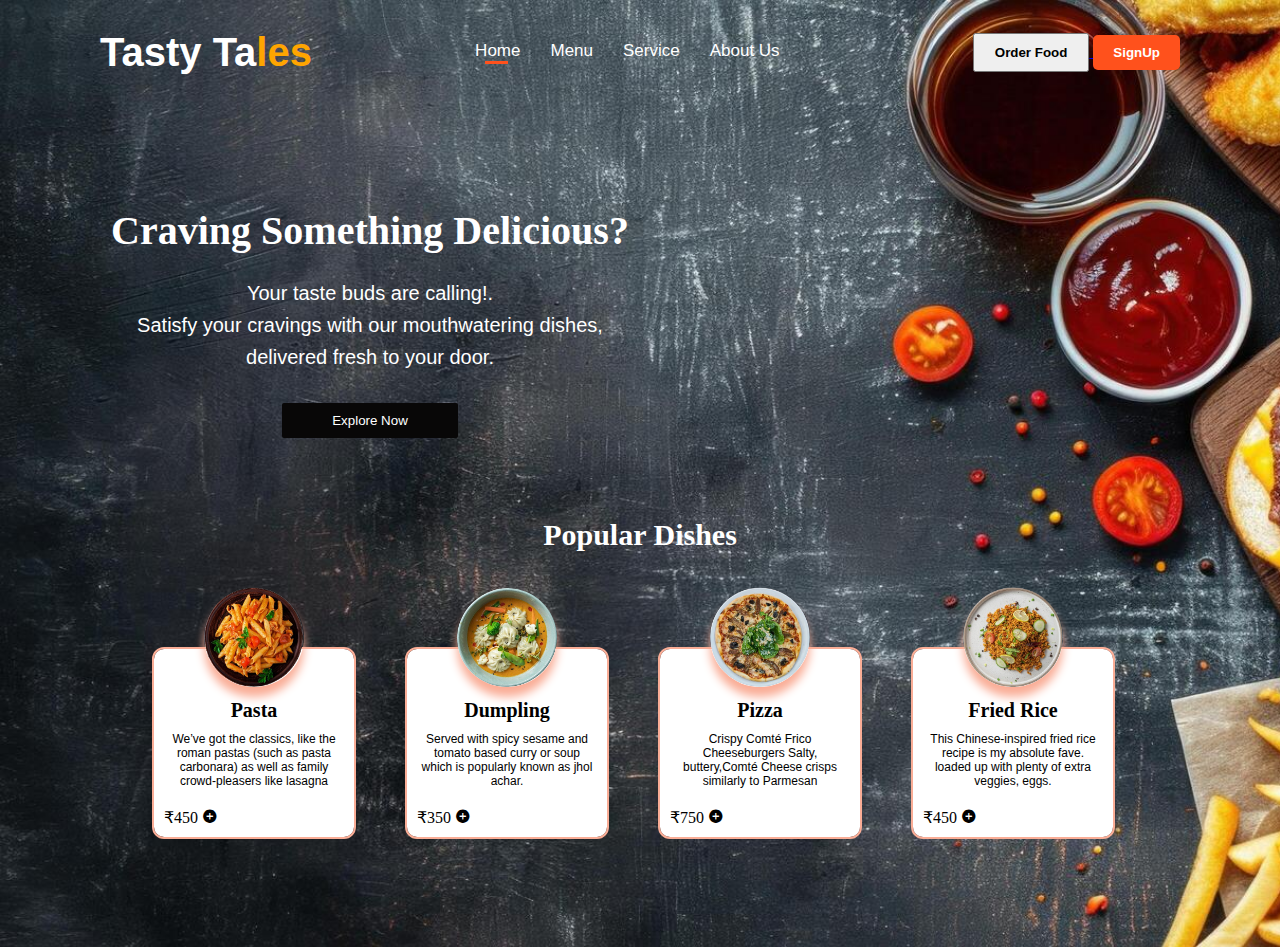
<file: index.html>
<!DOCTYPE html>
<html lang="en">
<head>
    
    <meta charset="UTF-8">
    <meta http-equiv="X-UA-compatible" content="IE=edge">
    <link rel="stylesheet" href="style.css">
    <link rel="stylesheet" href="https://cdn.jsdelivr.net/npm/boxicons@2.1.4/css/boxicons.min.css" rel="stylesheet">
    <link rel="shortcut icon" href="tray.png" type="image/x-icon">
    <meta name="viewport" content="width=device-width, initial-scale=1.0">
    <title>Food Ordering System</title>
</head>
<body>
    <section class="menu">
        <div class="nav">
            <div class="logo"><h1>Tasty Ta<b>les</b></h1></div>
            <ul>
                <li><a  class="active" href="#">Home</a></li>
                <li><a href="Menu.html">Menu</a></li>
                <li><a href="sevices.html">Service</a></li>
                <li><a href="aboutus.html">About Us</a></li>
                
            </ul>
            <div>
                <a href="from.html">
                    <input class="Order" type="Submit" value="Order Food" name="Order Food">
                </a>
                <a href="signup.html">
                <input class="SignUp" type="Submit" value="SignUp" name="SignUp">
                </a>
            </div>
        </div>
    </section>
    <section class="grid">
        <div class="content">
            <div class="content-center">
                <div class="info">
                    <h2>Craving Something Delicious?</h2>
                    <p>Your taste buds are calling!.<br>
                        Satisfy your cravings with our mouthwatering dishes,<br> delivered fresh to your door.
                    </p>
                    <button onclick="document.location='menu.html'">
                        Explore Now
                
                    </button>
                </div>
            </div>
        </div>
     </section> 
       
     <section class="category">
        <div class="list-items">
            <h3>Popular Dishes</h3>
            <div class="card-list">
                <div class="card">
                    <img onmouseover="bigImg(this)" onmouseout="normalImg(this)"  src="pasta.png" alt="">
                    <div class="food-title">
                        <h1>Pasta</h1>
                   </div>
                      <div class="desc-food">
                    <p>We’ve got the classics, like the roman pastas (such as pasta carbonara) as well as family crowd-pleasers like lasagna</p>
                      </div>   
                <div class="price">
               <span>₹450</span>
            <span><i class='bx bxs-plus-circle plus-icon'></i></span>
            </span>  
                </div>
             </div>
             <div class="card">
                <img onmouseover="bigImg(this)" onmouseout="normalImg(this)"  src="momo.png" alt="">
                <div class="food-title">
                    <h1>Dumpling</h1>
               </div>
                  <div class="desc-food">
                <p>Served with spicy sesame and tomato based curry or soup which is popularly known as jhol achar. </p>
                  </div>   
            <div class="price">
           <span>₹350</span>
        <span><i class='bx bxs-plus-circle plus-icon'></i></span>
        </span>  
            </div>
         </div>
         <div class="card">
            <img onmouseover="bigImg(this)" onmouseout="normalImg(this)"  src="pizza.png" alt="">
            <div class="food-title">
                <h1>Pizza</h1>
           </div>
              <div class="desc-food">
            <p>Crispy Comté Frico Cheeseburgers Salty, buttery,Comté Cheese crisps similarly to Parmesan</p>
              </div>   
        <div class="price">
       <span>₹750</span>
    <span><i class='bx bxs-plus-circle plus-icon'></i></span>
    </span>  
        </div>
     </div>
     <div class="card">
        <img onmouseover="bigImg(this)" onmouseout="normalImg(this)"  src="rice.png" alt="">
        <div class="food-title">
            <h1>Fried Rice</h1>
       </div>
          <div class="desc-food">
        <p>This Chinese-inspired fried rice recipe is my absolute fave. loaded up with plenty of extra veggies, eggs.

        </p>
          </div>   
    <div class="price">
   <span>₹450</span>
<span><i class='bx bxs-plus-circle plus-icon'></i></span>
</span>  
    </div>
 </div>
</section>
<script>
    function bigImg(x) {
      x.style.height = "175px";
      x.style.width = "175px";
    }
    
    function normalImg(x) {
      x.style.height = "100px";
      x.style.width = "100px";
    }
    </script>
</body>
</html>
</file>
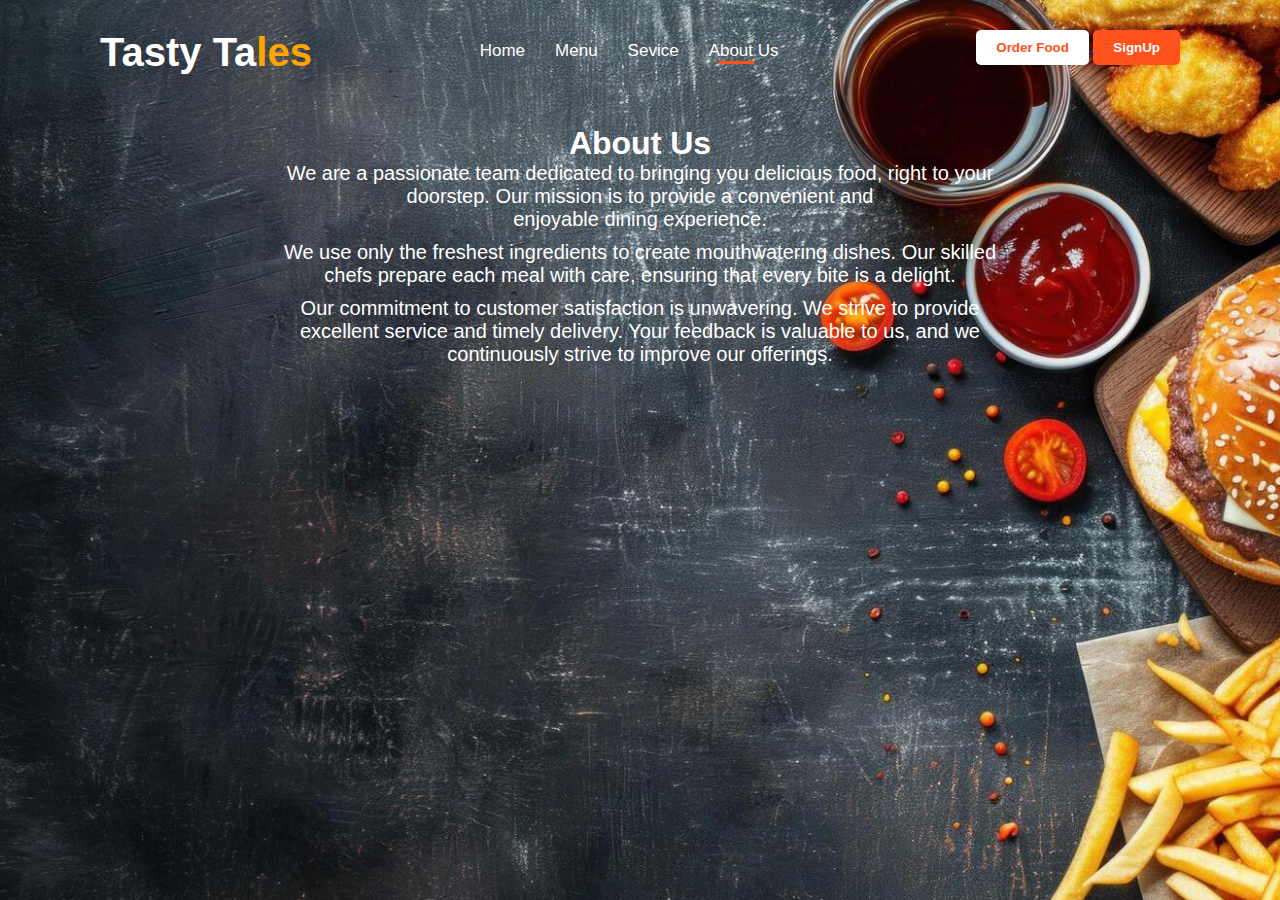
<file: aboutus.html>
<!DOCTYPE html>
<html>
<head>
  <title>About Us</title>
  <link rel="stylesheet" href="aboutusstyle.css">
  <link rel="shortcut icon" href="tray.png" type="image/x-icon">
</head>
<body>
  <section class="menu">
    <div class="nav">
        <div class="logo"><h1>Tasty Ta<b>les</b></h1></div>
        <ul>
            <li><a href="main.html">Home</a></li>
            <li><a href="Menu.html">Menu</a></li>
            <li><a href="sevices.html">Sevice</a></li>
            <li><a class="active" href="#">About Us</a></li>
            
        </ul>
        <div>
            <a href="from.html">
                <input class="Order" type="Submit" value="Order Food" name="Order Food">
            </a>
            <a href="signup.html">
            <input class="SignUp" type="Submit" value="SignUp" name="SignUp">
            </a>
        </div>
    </div>
</section>
  <div class="container">
    <h1>About Us</h1>
    <p>We are a passionate team dedicated to bringing you delicious food, right to your doorstep. Our mission is to provide a convenient and<br> enjoyable dining experience.</p>
    <p>We use only the freshest ingredients to create mouthwatering dishes. Our skilled chefs prepare each meal with care, ensuring that every bite is a delight.</p>
    <p>Our commitment to customer satisfaction is unwavering. We strive to provide excellent service and timely delivery. Your feedback is valuable to us, and we continuously strive to improve our offerings.</p>
  </div>
</body>
</html>
</file>
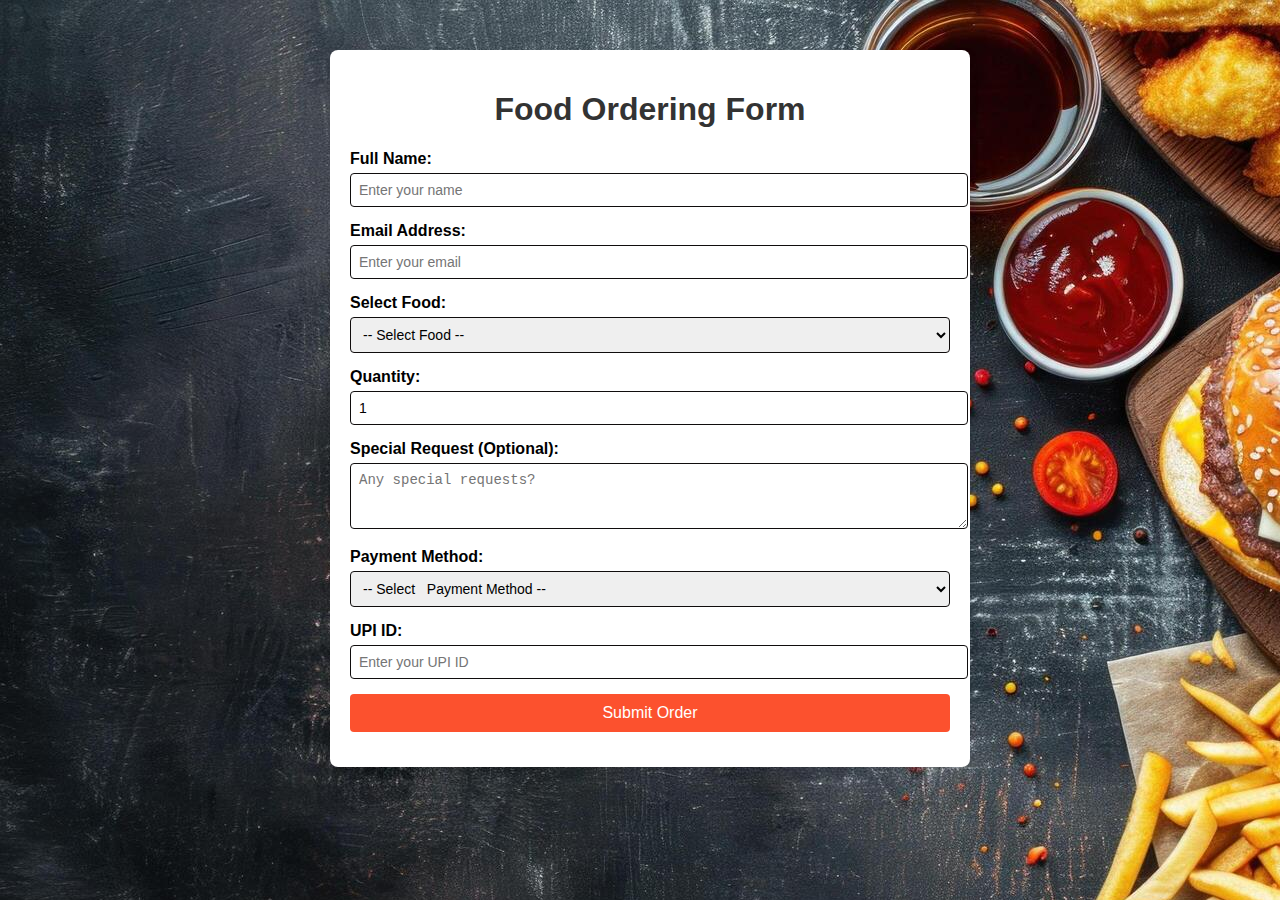
<file: from.html>
<!DOCTYPE html>
<html lang="en">
<head>
  <title>Food Ordering Form</title>
  <link rel="stylesheet" href="styles.css">
  <link rel="shortcut icon" href="tray.png" type="image/x-icon">
</head>
<body>
  <div class="container">
    <h1>Food Ordering Form</h1>
    <form action="thankyou.html" method="get">
      <div class="form-group">
        <label for="name">Full Name:</label>
        <input type="text" id="name" name="name" required placeholder="Enter your name">
      </div>

      <div class="form-group">
        <label for="email">Email Address:</label>
        <input type="email" id="email" name="email" required placeholder="Enter your email">
      </div>

      <div class="form-group">
        <label for="food">Select Food:</label>
        <select id="food" name="food" required>
          <option value="">-- Select Food --</option>
          <option value="Pasta">Pasta</option>
          <option value="Dumpling">Dumpling</option>
          <option value="Fried">Fried Rice</option>
          <option value="Salad">Fruit Salad</option>
          <option value="pizza">Pizza</option>
          <option value="Biryani">Biryani</option>
          <option value="spegtti">Spaghetti</option>
          <option value=""></option>
        </select>

      </div>

      <div class="form-group">
        <label for="quantity">Quantity:</label>
        <input type="number" id="quantity" name="quantity" min="1" value="1" required>
      </div>

      <div class="form-group">
        <label for="specialRequest">Special Request (Optional):</label>
        <textarea id="specialRequest" name="specialRequest" placeholder="Any special requests?" rows="3"></textarea>
      </div>
      <div class="form-group">
        <label for="payment">Payment Method:</label>
        <select id="payment" name="payment" required>
          
          <option value="">-- Select   
 Payment Method --</option>
          <option value="cash">Cash   
 on Delivery</option>
          <option value="upi">UPI</option>
        </select>
      </div>
      <div class="form-group upi-field">
        <label for="upi_id">UPI ID:</label>
        <input type="text" id="upi_id" name="upi_id" placeholder="Enter your UPI ID">
      </div>

      <div class="form-group">
        <button type="submit">Submit Order</button>
 

  <script src="script.js"></script>
</body>
</html>
</file>
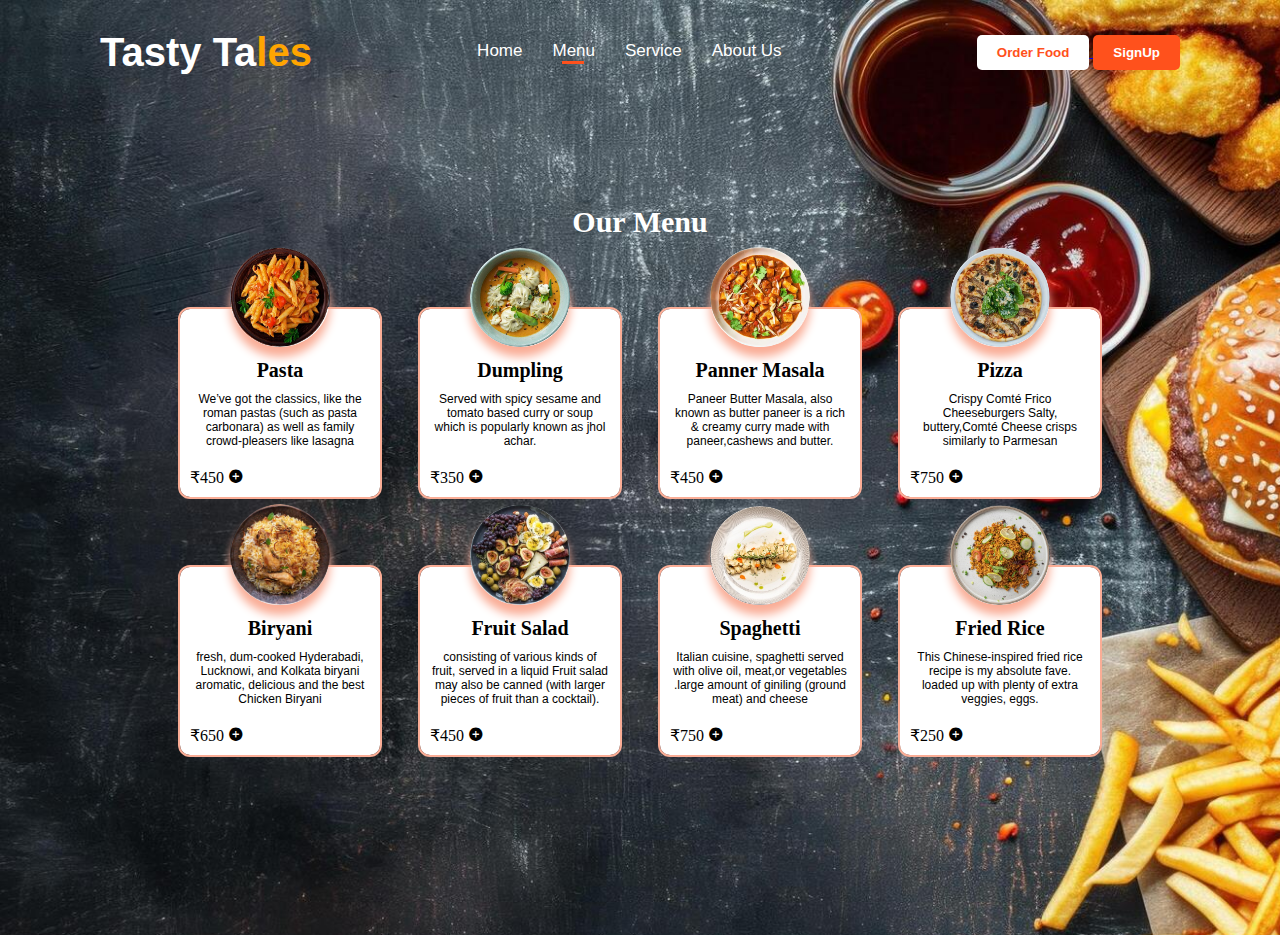
<file: Menu.html>
<!DOCTYPE html>
<html lang="en">
<head>
    <meta charset="UTF-8">
    <link rel="stylesheet" href="menustyle.css">
    <link rel="shortcut icon" href="tray.png" type="image/x-icon">
    <link href="https://cdn.jsdelivr.net/npm/boxicons@2.1.4/css/boxicons.min.css" rel="stylesheet">
    <meta name="viewport" content="width=device-width, initial-scale=1.0">
    <title>Menu</title>
</head>
<body>
    <section class="menu">
        <div class="nav">
            <div class="logo"><h1>Tasty Ta<b>les</b></h1></div>
            <ul>
                <li><a href="main.html">Home</a></li>
                <li><a class="active" href="#">Menu</a></li>
                <li><a href="services.html">Service</a></li>
                <li><a href="aboutus.html">About Us</a></li>
                
            </ul>
            <div>
                <a href="from.html">
                <input class="Order" type="Submit" value="Order Food" name="Order Food">
            </a>
                <a href="signup.html">
                <input class="SignUp" type="Submit" value="SignUp" name="SignUp">
                </a>
            </div>
        </div>
    </section>
    <section class="category">
        <div class="list-items">
            <h3>Our Menu</h3>
            <div class="card-list">
        <div class="card">
                    <img onmouseover="bigImg(this)" onmouseout="normalImg(this)" src="pasta.png" alt="">
                    <div class="food-title">
                        <h1>Pasta</h1>
                   </div>
                      <div class="desc-food">
                    <p>We’ve got the classics, like the roman pastas (such as pasta carbonara) as well as family crowd-pleasers like lasagna</p>
                      </div>   
                <div class="price">
               <span>₹450</span>
            <span><i class='bx bxs-plus-circle'></i></span>
            </span>  
                </div>
        </div>
        <div class="card">
                <img onmouseover="bigImg(this)" onmouseout="normalImg(this)" src="momo.png" alt="">
                <div class="food-title">
                    <h1>Dumpling</h1>
               </div>
                  <div class="desc-food">
                <p>Served with spicy sesame and tomato based curry or soup which is popularly known as jhol achar.</p>
                  </div>   
            <div class="price">
           <span>₹350</span>
        <span><i class='bx bxs-plus-circle'></i></span>
        </span>  
        </div>
        </div>
        <div class="card">
            <img onmouseover="bigImg(this)" onmouseout="normalImg(this)" src="paneer.png" alt="">
            <div class="food-title">
                <h1>Panner Masala</h1>
           </div>
              <div class="desc-food">
            <p> Paneer Butter Masala, also known as butter paneer is a rich & creamy curry made with paneer,cashews and butter.</p>
              </div>   
        <div class="price">
       <span>₹450</span>
    <span><i class='bx bxs-plus-circle'></i></span>
    </span>  
        </div>
        </div>
        <div class="card">
            <img onmouseover="bigImg(this)" onmouseout="normalImg(this)" src="pizza.png" alt="">
            <div class="food-title">
                <h1>Pizza</h1>
           </div>
              <div class="desc-food">
            <p>Crispy Comté Frico Cheeseburgers Salty, buttery,Comté Cheese crisps similarly to Parmesan</p>
              </div>   
        <div class="price">
       <span>₹750</span>
    <span><i class='bx bxs-plus-circle'></i></span>
    </span>  
        </div>
        </div>
        <div class="card">
            <img onmouseover="bigImg(this)" onmouseout="normalImg(this)" src="biryani.png" alt="">
            <div class="food-title">
                <h1>Biryani</h1>
           </div>
              <div class="desc-food">
            <p> fresh, dum-cooked Hyderabadi, Lucknowi, and Kolkata biryani aromatic, delicious and the best Chicken Biryani</p>
              </div>   
        <div class="price">
       <span>₹650</span>
    <span><i class='bx bxs-plus-circle'></i></span>
    </span>  
        </div>
        </div>
        <div class="card">
            <img onmouseover="bigImg(this)" onmouseout="normalImg(this)" src="salad.png" alt="">
            <div class="food-title">
                <h1>Fruit Salad</h1>
           </div>
              <div class="desc-food">
            <p>consisting of various kinds of fruit, served in a liquid Fruit salad may also be canned (with larger pieces of fruit than a cocktail).</p>
              </div>   
        <div class="price">
       <span>₹450</span>
    <span><i class='bx bxs-plus-circle'></i></span>
    </span>  
        </div>

        </div>
        <div class="card">
            <img onmouseover="bigImg(this)" onmouseout="normalImg(this)" src="spegtti.png" alt="">
            <div class="food-title">
                <h1>Spaghetti</h1>
           </div>
              <div class="desc-food">
            <p> Italian cuisine, spaghetti served with olive oil, meat,or vegetables .large amount of giniling (ground meat) and cheese</p>
              </div>   
        <div class="price">
       <span>₹750</span>
    <span><i class='bx bxs-plus-circle'></i></span>
    </span>  
        </div>
        </div>
        <div class="card">
            <img onmouseover="bigImg(this)" onmouseout="normalImg(this)" src="rice.png" alt="rice">
            <div class="food-title">
                <h1>Fried Rice</h1>
           </div>
              <div class="desc-food">
            <p>This Chinese-inspired fried rice recipe is my absolute fave. loaded up with plenty of extra veggies, eggs.</p>
              </div>   
        <div class="price">
       <span>₹250</span>
    <span><i class='bx bxs-plus-circle'></i></span>
    </span>  
        </div>
        </div>
   </div>
</div>
</section>
<script>
    function bigImg(x) {
      x.style.height = "175px";
      x.style.width = "175px";
    }
    
    function normalImg(x) {
      x.style.height = "100px";
      x.style.width = "100px";
    }
    </script>
</body>
</html>
</file>
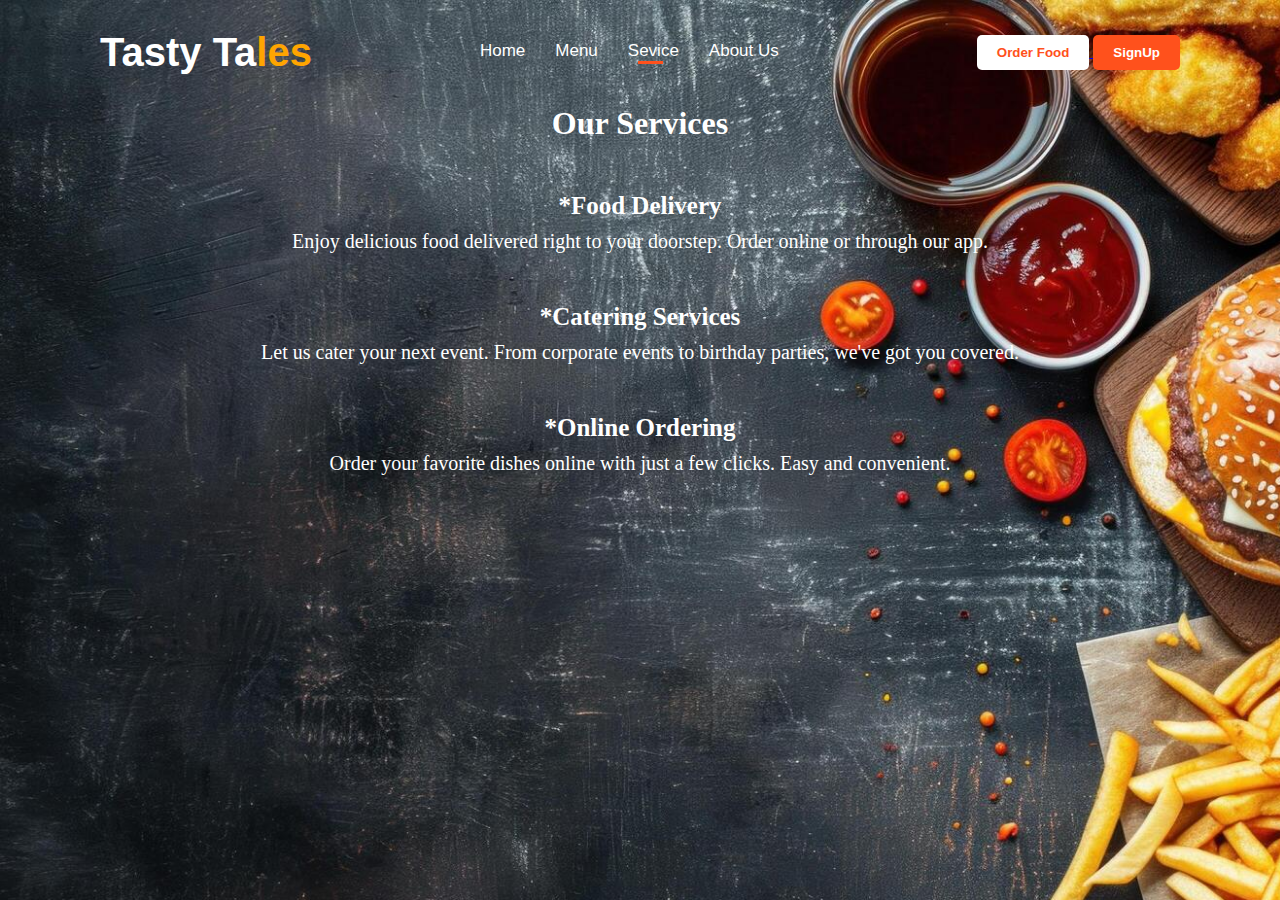
<file: sevices.html>
<!DOCTYPE html>
<html lang="en">
<head>
  <meta charset="UTF-8">
  <meta name="viewport" content="width=device-width, initial-scale=1.0">
   <link rel="stylesheet" href="sevicesstyle.css">
   <link rel="shortcut icon" href="tray.png" type="image/x-icon">
   <title>Our Services</title>
</head>
<body>
  <section class="menu">
    <div class="nav">
        <div class="logo"><h1>Tasty Ta<b>les</b></h1></div>
        <ul>
            <li><a href="main.html">Home</a></li>
            <li><a href="Menu.html">Menu</a></li>
            <li><a class="active" href="#">Sevice</a></li>
            <li><a href="aboutus.html">About Us</a></li>
            
        </ul>
        <div>
            <a href="from.html">
            <input class="Order" type="Submit" value="Order Food" name="Order Food">
        </a>
            <a href="signup.html">
            <input class="SignUp" type="Submit" value="SignUp" name="SignUp">
            </a>
        </div>
    </div>
</section>
  <div class="container">
    <h1>Our Services</h1>
    <div class="service">
      <h2>*Food Delivery</h2>
      <p style="text-align: center;">Enjoy delicious food delivered right to your doorstep. Order online or through our app.</p>
    </div>
    <div class="service">
      <h2>*Catering Services</h2>
      <p style="text-align: center;">Let us cater your next event. From corporate events to birthday parties, we've got you covered.</p>
    </div>
    <div class="service">
      <h2>*Online Ordering</h2>
      <p style="text-align: center;">Order your favorite dishes online with just a few clicks. Easy and convenient.</p>
    </div>
  </div>
</body>
</html>
</file>
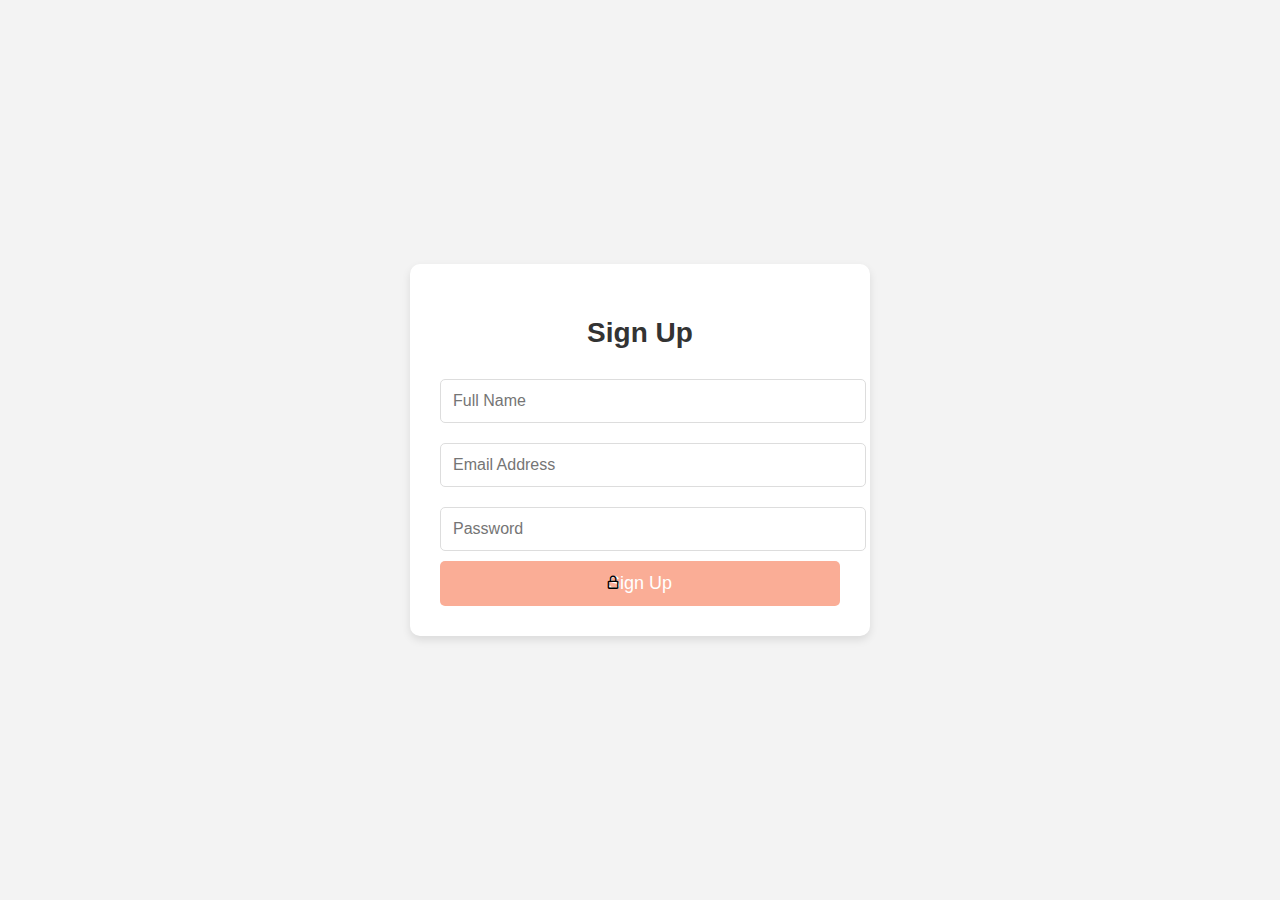
<file: signup.html>
<!DOCTYPE html>
<html lang="en">
<head>
    <meta charset="UTF-8">
    <meta name="viewport" content="width=device-width, initial-scale=1.0">
    <title>Sign-Up Form</title>
    <link rel="shortcut icon" href="tray.png" type="image/x-icon">
    <link href="https://cdn.jsdelivr.net/npm/boxicons@2.1.4/css/boxicons.min.css" rel="stylesheet">
    <style>
        body {
            font-family: Arial, sans-serif;
            background-color: #f3f3f3;
            display: flex;
            justify-content: center;
            align-items: center;
            height: 100vh;
            margin: 0;
        }

        .signup-form {
            background-color: #ffffff;
            padding: 30px;
            border-radius: 10px;
            box-shadow: 0px 4px 8px rgba(0, 0, 0, 0.1);
            width: 400px;
            text-align: center;
        }

        .signup-form h2 {
            margin-bottom: 20px;
            font-size: 28px;
            color: #333;
        }

        .signup-form input {
            width: 100%;
            padding: 12px;
            margin: 10px 0;
            border: 1px solid #ddd;
            border-radius: 5px;
            font-size: 16px;
        }

        .signup-form button {
            width: 100%;
            padding: 12px;
            background-color: #faad96;
            border: none;
            border-radius: 5px;
            font-size: 18px;
            color: #ffffff;
            cursor: pointer;
            transition: background-color 0.3s;
        }

        .signup-form button:hover {
            background-color: #f08d70;
        }

        .signup-form .icon {
            position: absolute;
            margin-left: -35px;
            margin-top: 13px;
        }
    </style>
</head>
<body>

    <form class="signup-form">
        <h2>Sign Up</h2>

        <div style="position: relative;">
            <input type="text" placeholder="Full Name" required>
            <i class="bx bx-user icon"></i>
        </div>

        <div style="position: relative;">
            <input type="email" placeholder="Email Address" required>
            <i class="bx bx-envelope icon"></i>
        </div>

        <div style="position: relative;">
            <input type="password" placeholder="Password" required>
            <i class="bx bx-lock-alt icon"></i>
        </div>

        <button type="submit">Sign Up</button>
    </form>

</body>
</html>
</file>
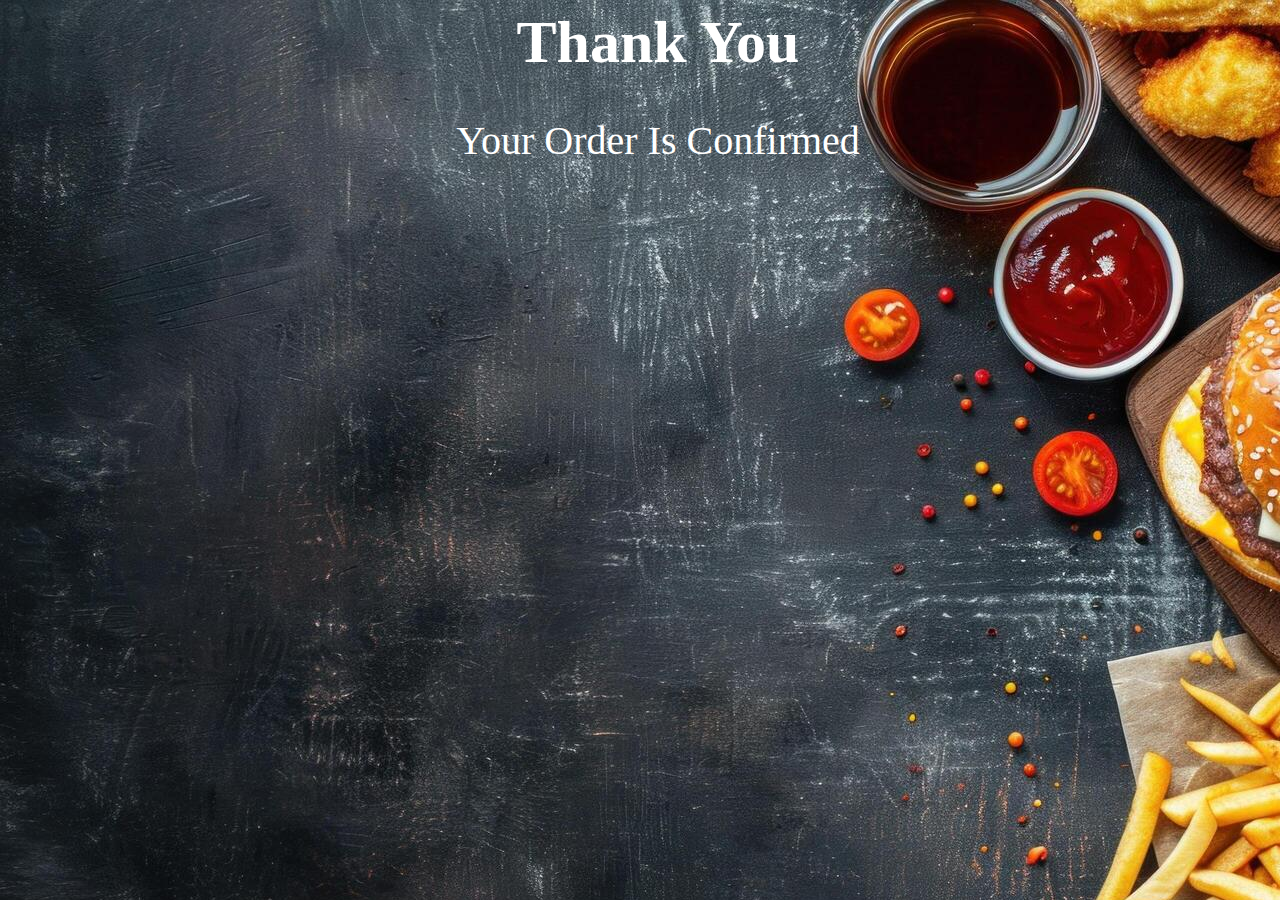
<file: thankyou.html>
<DOCTYPE html>
        <html>
            <head>
                <style>
                    div.a {
                        text-align: center;
                    }
                    body{
                        background-image:url(background1.jpg);
                        width: 1300px;
                    }
                    h1{
                        font-size: 60px;
                    }
                    p{
                        font-size: 40px;
                        color: #ffffff;
                        font-family: Gill Sans;
                    }
                </style>
                </head>
                <body>
                    <div class="a">
                    <h1 style="color:rgb(255, 255, 255);">Thank You</h2>
                    <p>Your Order Is Confirmed</p>

                    </body>
                    </html>
</file>
<file: style.css>
*,::after,::before{
    margin:0;
    padding:0;
    box-sizing:border-box;
}
body{
    margin:0 100px;
    background-color: #ebdaa2;
    background-image: url("background1.jpg");
    background-size: 1850px;
}
.nav{
    width:100%;
    display:flex;
    justify-content:space-between;
    align-items:center;
    padding: 30px 0;
}
.nav .logo h1{
    font-weight:600;
    font-family:sans-serif;
    color:rgb(255, 255, 255);
    font-size: 40px;
    
}
.nav .logo b{
    color:orange
}
.nav ul{
    display:flex;
    list-style:none;
}
.nav ul li{
    margin-right:30px;

}
.nav ul a{
    text-decoration:none;
    color:rgb(255, 255, 255);
    font: weight 500px;
    font-family:sans-serif;
    font-size:17px;

}
.nav ul .active::after{
    content: '';
    width: 50%;
    height: 3px;
    background-color: #ff511c;
    display: flex;
    position: relative;
    margin-left: 10px;
}
input{
    padding:10px 20px;
    cursor:pointer;
    font-weight:600;
}
.SignIn{
    background: transparent;
    border: none;
    color: #ffffff;
}
.SignUp{
    background-color:#ff511c;
    color:#ffffff;
    outline: none;
    border:none;
    border-radius: 5px;
}

.content{
    text-align: center;
    display: grid;
    grid-template-columns: 50% auto;
    margin-top: 110px;
    gap:40px;
    align-items: center;
    justify-content: space-between;
    width: 100%;
}
.content .content-center{
    display: block;
    width: 100%;
    text-align: center;
    
}
.content .content-center .info{
    max-width: 100%;
    display:flex;
    flex-direction: column;
    text-align: center;
}
.content .content-center .info h2{
    text-align: center;
    font-size:40px;
    font-family:cambria;
    margin-bottom: 30px;
    line-height: 2pc;
    color: #ffffff;
    
}
.content .content-center .info p{
    color: #ffffff;
    font-size:20px;
    font-family:sans-serif;
    margin-bottom: 30px;
    line-height: 2pc;

    
}
.content .content-center button{
    padding: 10px 50px;
    align-items: center;
    background-color: #080707;
    color:#ffffff;
    border-radius: 2px;
    border: none;
    cursor: pointer;
    display: flex;
    margin: auto;
    

}
.category{
    width: 100%;
    display: flex;
    margin-bottom: 50px;
    justify-content: center;
}
.category .list-items{
    width: 90%;
    position: relative;
    margin-bottom: 30px;

}
.category .list-items h3{
    font-size: 20px;
    font-weight: 600;
    font-family: sans-serif;
    margin-bottom: 10%;
    
}
.category .list-items .card-list{
    display: grid;
    grid-template-columns: repeat(4,1fr);
    gap: 40px;
}

.category .list-items h3{
    font-family:cambria;
    font-size: 30px;
    color: #ffffff;
    text-align: center;
    gap: 20px;
    margin-top: 80px;
}
.category .card-list .card{
    width : 200px;
    height :auto;
    display :block;
    padding : 10px;
    border-radius: 10px;
    position :relative;
    background-color : #ffffff;
    outline : 2px solid #faad96;
    justify-content: space-around;
    margin-bottom: 30px;
}
.category .card-list .card img{
    width: 100px;
    height: auto;
    bottom: 140px;
    left: 50px;
    object-fit: cover;
    object-position: center;
    background-repeat: no-repeat;
    position: absolute;
    box-shadow: 0 10px 10px #faad96;
    border-radius: 50%;
    margin-bottom: 10px;
}

.category .card-list .food-title{
    padding: 40px 0 10px;
}
.category .card-list .food-title h1{
    text-align: center;
    font-weight: bold;
    font-size: 20px;
  
}
.category .card-list .desc-food p{
    text-align: center;
    font-size: 12px;
    font-weight: 500;
    margin-bottom: 20px;
    font-family: sans-serif;
  
}
.content .card .price{
    display: flex;
    align-items: center;
    justify-content: space-between;
}
::-webkit-scrollbar{
    width:10px;
}
::-webkit-scrollbar-thumb{
    border-radius: 20px;
    background-color: #ff511c;
}
</file>
<file: aboutusstyle.css>
*,::after,::before{
    margin:0;
    padding:0;
    box-sizing:border-box;
}
body{
    margin:0 100px;
    background-image: url("background1.jpg");
    background-size: 1700px;
    font-family: Arial, sans-serif;
    background-color: #f0f0f0;
    padding: 0;
    
}
.nav{
    width:100%;
    display:flex;
    justify-content:space-between;
    align-items:center;
    padding: 30px 0;
}
.nav .logo h1{
    font-weight:600;
    font-family:sans-serif;
    color:rgb(255, 255, 255);
    font-size: 40px;
    
}
.nav .logo b{
    color:orange
}
.nav ul{
    display:flex;
    list-style:none;
}
.nav ul li{
    margin-right:30px;

}
.nav ul a{
    text-decoration:none;
    color:rgb(255, 255, 255);
    font: weight 500px;
    font-family:sans-serif;
    font-size:17px;

}
.nav ul .active::after{
    content: '';
    width: 50%;
    height: 3px;
    background-color: #ff511c;
    display: flex;
    position: relative;
    margin-left: 10px;
}
input{
    padding:10px 20px;
    cursor:pointer;
    font-weight:600;
}
.Order{
    background-color:#ffffff;
    color:#ff511c;
    outline: none;
    border:none;
    border-radius: 5px;
}
.SignUp{
    background-color:#ff511c;
    color:#ffffff;
    outline: none;
    border:none;
    border-radius: 5px;
    margin-bottom: 10PX;
}

.container {
    max-width: 800px;
    margin: 0 auto;
    padding: 20px;
    margin-bottom: 10PX;
  }
  
  h1 {
    text-align: center;
    color: #ffffff;
    margin-bottom: auto; 
  
  }
p{
    font-size: 20px;
    color: #ffffff;
    text-align: center;
    font-style: sans sarif;
    margin-bottom: 10px;
  }
</file>
<file: styles.css>
body {
    font-family: Arial, sans-serif;
    background-color: #f4f4f4;
    margin: 0;
    padding: 0;
    background-image: url(background1.jpg);
    width: 1300px;
  }
  
  .container {
    max-width: 600px;
    margin: 50px auto;
    background-color: white;
    padding: 20px;
    border-radius: 8px;
    box-shadow: 0 4px 8px rgba(0, 0, 0, 0.1);
  }
  
  h1 {
    text-align: center;
    color: #333;
  }
  
  .form-group {
    margin-bottom: 15px;
  }
  
  label {
    display: block;
    font-weight: bold;
    margin-bottom: 5px;
  }
  
  input[type="text"],
  input[type="email"],
  input[type="number"],
  select,
  textarea {
    width: 100%;
    padding: 8px;
    border: 1px solid #100d0d;
    border-radius: 4px;
    font-size: 14px;
  }
  
  button {
    width: 100%;
    padding: 10px;
    background-color: #fc512e;
    color: white;
    border: none;
    border-radius: 4px;
    font-size: 16px;
    cursor: pointer;
  }
  
  button:hover {
    background-color: #218838;
  }
  
  textarea {
    resize: vertical;
  }
  ::-webkit-scrollbar{
    width:10px;
}
::-webkit-scrollbar-thumb{
    border-radius: 20px;
    background-color: #ff511c;
}
</file>
<file: menustyle.css>
*,::after,::before{
    margin:0;
    padding:0;
    box-sizing:border-box;
}
body{
    margin:0 100px;
    background-color: #ebdaa2;
    background-image: url("background1.jpg");
    background-size: 1700px;
    
}
.nav{
    width:100%;
    display:flex;
    justify-content:space-between;
    align-items:center;
    padding: 30px 0;
}
.nav .logo h1{
    font-weight:600;
    font-family:sans-serif;
    color:rgb(255, 255, 255);
    font-size: 40px;
    
}
.nav .logo b{
    color:orange
}
.nav ul{
    display:flex;
    list-style:none;
}
.nav ul li{
    margin-right:30px;

}
.nav ul a{
    text-decoration:none;
    color:rgb(255, 255, 255);
    font: weight 500px;
    font-family:sans-serif;
    font-size:17px;

}
.nav ul .active::after{
    content: '';
    width: 50%;
    height: 3px;
    background-color: #ff511c;
    display: flex;
    position: relative;
    margin-left: 10px;
}
input{
    padding:10px 20px;
    cursor:pointer;
    font-weight:600;
}
.Order{
    background-color:#ffffff;
    color:#ff511c;
    outline: none;
    border:none;
    border-radius: 5px;
}
.SignUp{
    background-color:#ff511c;
    color:#ffffff;
    outline: none;
    border:none;
    border-radius: 5px;
}
.category{
    width: 100%;
    display: flex;
    margin-bottom: 50px;
    justify-content: center;
}
.category .list-items{
    width: 90%;
    position: relative;
    margin: 100px;

}
.category .list-items h3{
    font-size: 50px;
    font-weight: 600;
    font-family: sans-serif;
    margin-bottom: 70px;
}
.category .list-items .card-list{
    display: grid;
    grid-template-columns: repeat(4,1fr);
    gap: 40px;
}
.category .list-items h3{
    font-family:cambria;
    font-size: 30px;
    color: #ffffff;
    text-align: center;
    
}
.category .card-list .card{
    width : 200px;
    height :auto;
    display :block;
    padding : 10px;
    border-radius: 10px;
    position :relative;
    margin-bottom: 30px;
    background-color : #ffffff;
    outline : 2px solid #faad96;
}
.category .card-list .card img{
    width: 100px;
    height: auto;
    bottom: 140px;
    left: 50px;
    object-fit: cover;
    object-position: center;
    background-repeat: no-repeat;
    position: absolute;
    box-shadow: 0 10px 10px #faad96;
    border-radius: 50%;
    margin-bottom: 10px;
}
.category .card-list .food-title{
    padding: 40px 0 10px;
}
.category .card-list .food-title h1{
    text-align: center;
    font-weight: bold;
    font-size: 20px;
  
}
.category .card-list .desc-food p{
    text-align: center;
    font-size: 12px;
    font-weight: 500;
    margin-bottom: 20px;
    font-family: sans-serif;
  
}
.content .card .price{
    display: flex;
    align-items: center;
    justify-content: space-between;
}

.category .card .price span .plus-icon{
    color: #ff511c;
    font-size: 20px;
    cursor: pointer;
}
::-webkit-scrollbar{
    width:10px;
}
::-webkit-scrollbar-thumb{
    border-radius: 20px;
    background-color: #ff511c;
}
</file>
<file: sevicesstyle.css>
*,::after,::before{
    margin:0;
    padding:0;
    box-sizing:border-box;
}
body{
    margin:0 100px;
    background-color: #ebdaa2;
    background-image: url("background1.jpg");
    background-size: 1700px;
    
}
.nav{
    width:100%;
    display:flex;
    justify-content:space-between;
    align-items:center;
    padding: 30px 0;
}
.nav .logo h1{
    font-weight:600;
    font-family:sans-serif;
    color:rgb(255, 255, 255);
    font-size: 40px;
    
}
.nav .logo b{
    color:orange
}
.nav ul{
    display:flex;
    list-style:none;
}
.nav ul li{
    margin-right:30px;

}
.nav ul a{
    text-decoration:none;
    color:rgb(255, 255, 255);
    font: weight 500px;
    font-family:sans-serif;
    font-size:17px;

}
.nav ul .active::after{
    content: '';
    width: 50%;
    height: 3px;
    background-color: #ff511c;
    display: flex;
    position: relative;
    margin-left: 10px;
}
input{
    padding:10px 20px;
    cursor:pointer;
    font-weight:600;
}
.Order{
    background-color:#ffffff;
    color:#ff511c;
    outline: none;
    border:none;
    border-radius: 5px;
}
.SignUp{
    background-color:#ff511c;
    color:#ffffff;
    outline: none;
    border:none;
    border-radius: 5px;
}

.container h1{
    text-align: center;
    color: #ffffff;

  }
  
.service h2 {
    text-align: center;
    color: #ffffff;
    font-size: 25px;
    font-style: sans serif;
    margin-bottom: 10px;
    margin-top: 50px;
  }
  
  .service p {
    font-size: 20px;
    color: #ffffff;
    
  }
</file>
